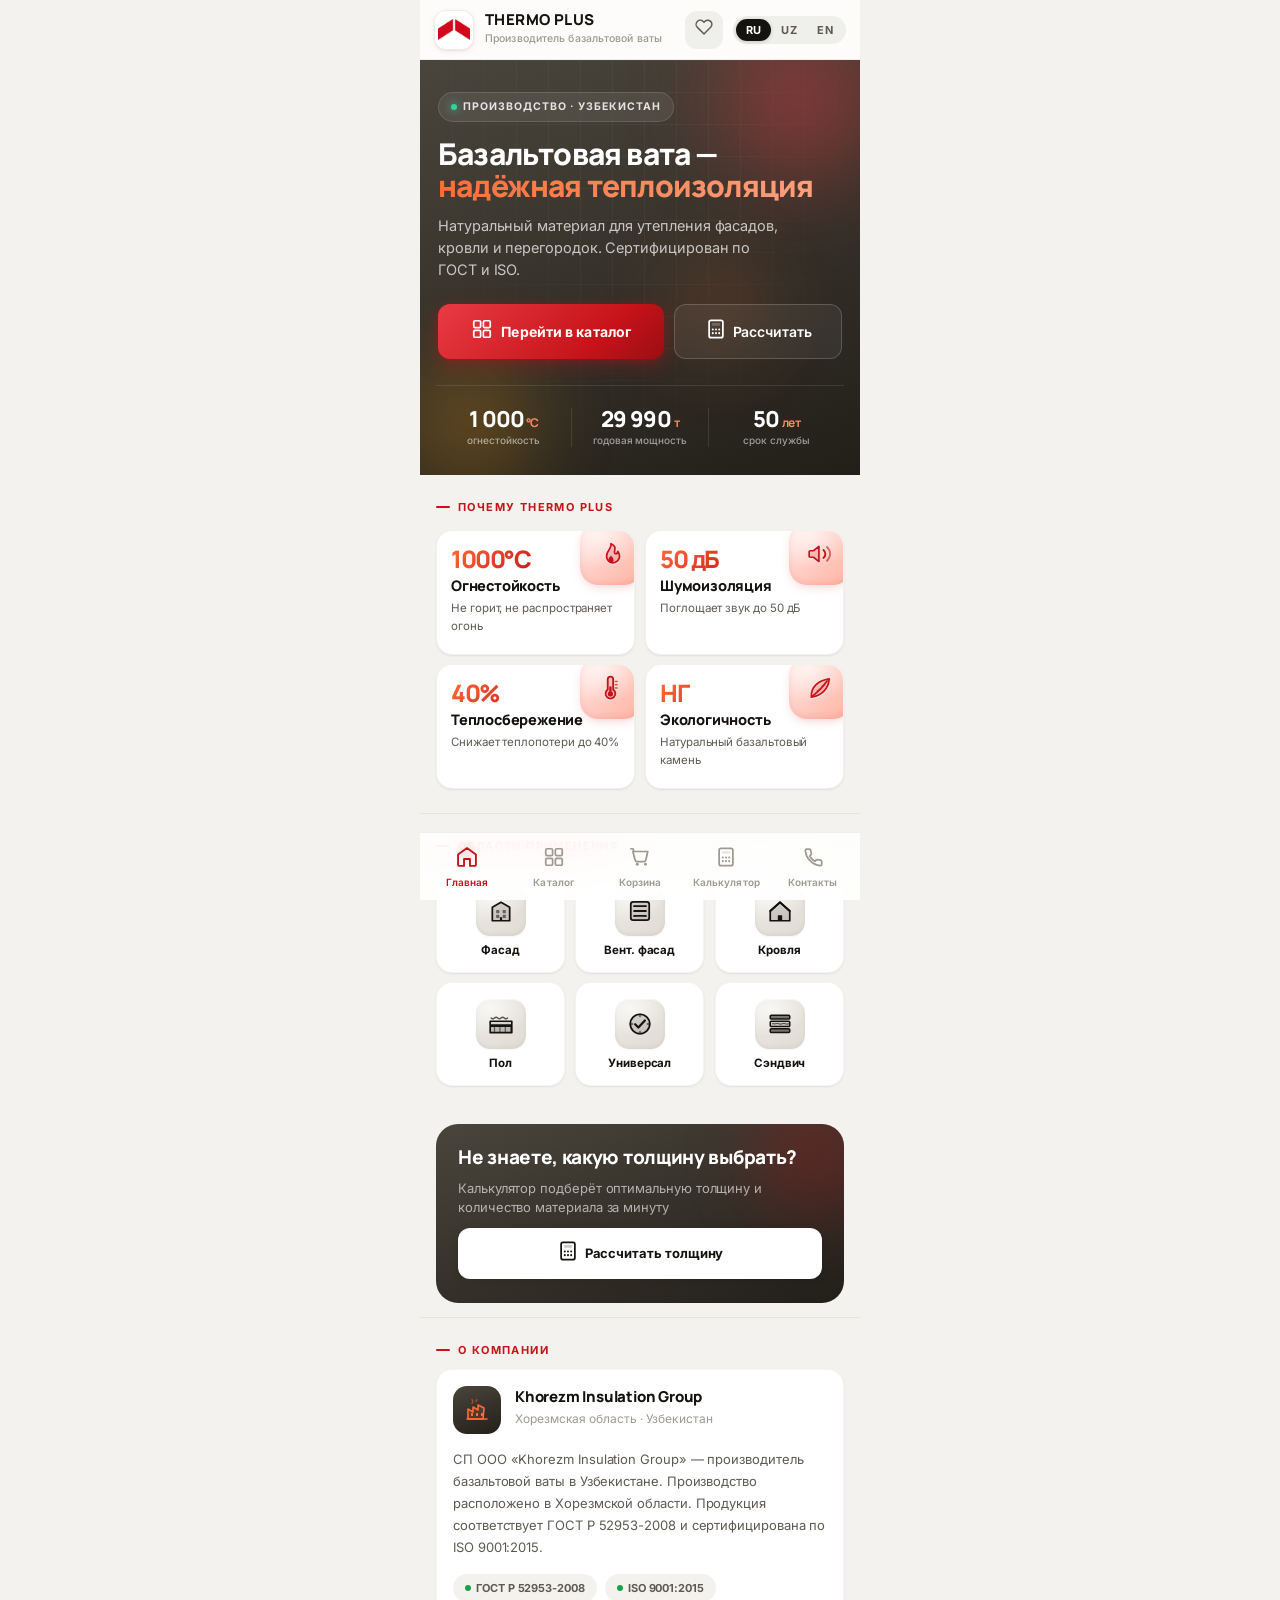
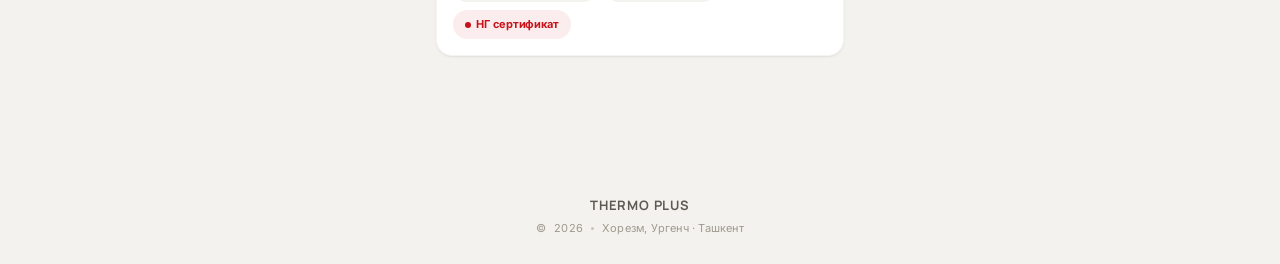
<file: about.html>
<!DOCTYPE html>
<html lang="ru">
<head>
  <meta charset="UTF-8"/>
  <meta name="viewport" content="width=device-width,initial-scale=1,maximum-scale=1,user-scalable=no"/>
  <meta name="theme-color" content="#15130F"/>
  <meta name="description" content="THERMO PLUS — производитель базальтовой ваты в Хорезмской области, Узбекистан."/>
  <meta name="format-detection" content="telephone=no"/>
  <title>THERMO PLUS · О компании</title>
  <link rel="icon" type="image/svg+xml" href="favicon.svg"/>
  <link rel="apple-touch-icon" href="images/logo.png"/>
  <link rel="preconnect" href="https://fonts.googleapis.com"/>
  <link rel="preconnect" href="https://fonts.gstatic.com" crossorigin/>
  <meta property="og:type" content="website"/>
  <meta property="og:title" content="THERMO PLUS · Производитель базальтовой ваты"/>
  <meta property="og:description" content="Огнестойкая базальтовая вата, годовая мощность 30 000 т, ГОСТ + ISO."/>
  <meta property="og:image" content="images/logo.png"/>
  <link rel="stylesheet" href="style.css"/>
  <script src="https://telegram.org/js/telegram-web-app.js"></script>
</head>
<body>
<div class="app">

  <header class="header">
    <a class="logo" href="about.html">
      <div class="logo-mark">
        <img src="images/logo.png" alt="THERMO PLUS"
          onerror="this.style.display='none';this.nextElementSibling.style.display='flex'">
        <span class="logo-mark-fallback" style="display:none">T+</span>
      </div>
      <div>
        <div class="logo-text">THERMO PLUS</div>
        <div class="logo-sub" id="logo-sub">Производитель базальтовой ваты</div>
      </div>
    </a>
    <div class="lang-wrap">
      <button class="lang-btn" data-lang="ru">RU</button>
      <button class="lang-btn" data-lang="uz">UZ</button>
      <button class="lang-btn" data-lang="en">EN</button>
    </div>
  </header>

  <div class="page">

    <!-- HERO with parallax layers -->
    <div class="hero" data-parallax-container>
      <div class="hero-bg">
        <div class="hero-grid"></div>
        <div class="hero-blob b1 parallax" data-parallax="0.18" data-depth="1.2"></div>
        <div class="hero-blob b2 parallax" data-parallax="0.10" data-depth="0.8"></div>
        <div class="hero-blob b3 parallax" data-parallax="0.25" data-depth="2.0"></div>
      </div>

      <div class="hero-content">
        <span class="hero-eyebrow" id="hero-eyebrow">
          <span class="dot"></span>
          <span id="hero-eyebrow-text">Производство · Узбекистан</span>
        </span>

        <h1 class="hero-headline" id="hero-h">
          Базальтовая вата —
          <span class="accent">надёжная теплоизоляция</span>
        </h1>
        <p class="hero-desc" id="hero-d">Натуральный материал для утепления фасадов, кровли и перегородок. Сертифицировано ГОСТ и ISO.</p>
        <div class="hero-actions">
          <a href="index.html" class="btn-red" id="hero-btn1">
            <span data-icon="grid"></span>
            <span>Перейти в каталог</span>
          </a>
          <a href="calculator.html" class="btn-outline" id="hero-btn2">
            <span data-icon="calc"></span>
            <span>Рассчитать</span>
          </a>
        </div>

        <!-- Stats strip with count-up -->
        <div class="hero-stats">
          <div class="stat-item">
            <div class="stat-num"><span data-count="1000">1000</span><span class="stat-unit">°C</span></div>
            <div class="stat-label" id="stat1">огнестой&shy;кость</div>
          </div>
          <div class="stat-item">
            <div class="stat-num"><span data-count="30000">30 000</span><span class="stat-unit"> т</span></div>
            <div class="stat-label" id="stat2">годовая мощность</div>
          </div>
          <div class="stat-item">
            <div class="stat-num"><span data-count="50">50</span><span class="stat-unit"> лет</span></div>
            <div class="stat-label" id="stat3">срок службы</div>
          </div>
        </div>
      </div>
    </div>

    <!-- FEATURES -->
    <div class="home-section reveal">
      <div class="section-label" id="features-label">Почему THERMO PLUS</div>
      <div class="features-grid">
        <div class="feature-card reveal">
          <div class="feature-icon-bg" data-icon="fire"></div>
          <div class="feature-num">1000°C</div>
          <div class="feature-title" id="f1t">Огнестойкость</div>
          <div class="feature-desc" id="f1d">Не горит, не распространяет огонь</div>
        </div>
        <div class="feature-card reveal">
          <div class="feature-icon-bg" data-icon="sound"></div>
          <div class="feature-num">50 дБ</div>
          <div class="feature-title" id="f2t">Шумоизоляция</div>
          <div class="feature-desc" id="f2d">Поглощает звук до 50 дБ</div>
        </div>
        <div class="feature-card reveal">
          <div class="feature-icon-bg" data-icon="thermo"></div>
          <div class="feature-num">40%</div>
          <div class="feature-title" id="f3t">Теплосбережение</div>
          <div class="feature-desc" id="f3d">Снижает теплопотери до 40%</div>
        </div>
        <div class="feature-card reveal">
          <div class="feature-icon-bg" data-icon="eco"></div>
          <div class="feature-num">НГ</div>
          <div class="feature-title" id="f4t">Экологичность</div>
          <div class="feature-desc" id="f4d">Натуральный базальтовый камень</div>
        </div>
      </div>
    </div>

    <!-- CATEGORIES PREVIEW -->
    <div class="home-section reveal" style="border-top:1px solid var(--border)">
      <div class="section-label" id="cats-label">Области применения</div>
      <div class="cat-grid">
        <a class="cat-card reveal" href="index.html?cat=facade">
          <div class="cat-card-icon" data-icon="facade"></div>
          <span class="cat-card-label" id="cat1">Фасад</span>
        </a>
        <a class="cat-card reveal" href="index.html?cat=vent">
          <div class="cat-card-icon" data-icon="vent"></div>
          <span class="cat-card-label" id="cat2">Вент. фасад</span>
        </a>
        <a class="cat-card reveal" href="index.html?cat=roof">
          <div class="cat-card-icon" data-icon="roof"></div>
          <span class="cat-card-label" id="cat3">Кровля</span>
        </a>
        <a class="cat-card reveal" href="index.html?cat=floor">
          <div class="cat-card-icon" data-icon="floor"></div>
          <span class="cat-card-label" id="cat4">Пол</span>
        </a>
        <a class="cat-card reveal" href="index.html?cat=universal">
          <div class="cat-card-icon" data-icon="universal"></div>
          <span class="cat-card-label" id="cat5">Универсал</span>
        </a>
        <a class="cat-card reveal" href="index.html?cat=sandwich">
          <div class="cat-card-icon" data-icon="sandwich"></div>
          <span class="cat-card-label" id="cat6">Сэндвич</span>
        </a>
      </div>
    </div>

    <!-- CALCULATOR CTA -->
    <div class="cta-banner reveal">
      <div class="cta-banner-title" id="cta-title">Не знаете, какую толщину выбрать?</div>
      <div class="cta-banner-sub" id="cta-sub">Калькулятор подберёт оптимальную толщину и количество материала за минуту</div>
      <a href="calculator.html" class="btn-white" id="cta-btn">
        <span data-icon="calc"></span>
        Рассчитать толщину
      </a>
    </div>

    <!-- ABOUT COMPANY -->
    <div class="about-section reveal">
      <div class="section-label" id="about-label">О компании</div>
      <div class="section-card" style="margin-bottom:0">
        <div style="display:flex;gap:14px;align-items:flex-start;margin-bottom:14px">
          <div style="width:48px;height:48px;border-radius:14px;background:var(--grad-stone);display:flex;align-items:center;justify-content:center;color:#FF6B35;flex-shrink:0" data-icon="factory"></div>
          <div>
            <div style="font-family:var(--font-display);font-size:15px;font-weight:800;color:var(--text);letter-spacing:-0.2px" id="about-company-name">Khorezm Insulation Group</div>
            <div style="font-size:12px;color:var(--text-3);margin-top:2px" id="about-company-loc">Хорезмская область · Узбекистан</div>
          </div>
        </div>
        <div style="font-size:13px;color:var(--text-2);line-height:1.7" id="about-text">
          СП ООО «Khorezm Insulation Group» — производитель базальтовой ваты в Узбекистане. Производство расположено в Хорезмской области. Продукция соответствует ГОСТ Р 52953-2008 и сертифицирована по ISO 9001:2015.
        </div>
        <div style="display:flex;gap:8px;margin-top:16px;flex-wrap:wrap">
          <span style="background:var(--bg);border-radius:999px;padding:6px 12px;font-size:11px;font-weight:700;color:var(--text-2);display:inline-flex;align-items:center;gap:5px">
            <span style="width:6px;height:6px;border-radius:50%;background:var(--green);display:block"></span>
            ГОСТ Р 52953-2008
          </span>
          <span style="background:var(--bg);border-radius:999px;padding:6px 12px;font-size:11px;font-weight:700;color:var(--text-2);display:inline-flex;align-items:center;gap:5px">
            <span style="width:6px;height:6px;border-radius:50%;background:var(--green);display:block"></span>
            ISO 9001:2015
          </span>
          <span style="background:var(--red-bg);border-radius:999px;padding:6px 12px;font-size:11px;font-weight:700;color:var(--red);display:inline-flex;align-items:center;gap:5px" id="about-fire-cert">
            <span style="width:6px;height:6px;border-radius:50%;background:var(--red);display:block"></span>
            НГ сертификат
          </span>
        </div>
      </div>
    </div>

  </div>

  <footer class="site-footer">
    <div class="footer-brand">THERMO PLUS</div>
    <div class="footer-meta">
      © <span id="footer-year"></span>
      <span class="footer-dot"></span>
      <span data-i18n="footerMeta">Хорезм, Ургенч · Ташкент</span>
    </div>
  </footer>

  <!-- BOTTOM NAV -->
  <nav class="bottom-nav">
    <a class="nav-item active" href="about.html">
      <span class="nav-icon" data-icon="home"></span>
      <span class="nav-label">Главная</span>
    </a>
    <a class="nav-item" href="index.html">
      <span class="nav-icon" data-icon="grid"></span>
      <span class="nav-label">Каталог</span>
    </a>
    <a class="nav-item nav-item-cart" href="checkout.html">
      <span class="nav-icon">
        <span class="nav-icon-wrap">
          <span data-icon="cart"></span>
          <span class="cart-count nav-cart-badge" style="display:none">0</span>
        </span>
      </span>
      <span class="nav-label" data-i18n="cart">Корзина</span>
    </a>
    <a class="nav-item" href="calculator.html">
      <span class="nav-icon" data-icon="calc"></span>
      <span class="nav-label">Калькулятор</span>
    </a>
    <a class="nav-item" href="contacts.html">
      <span class="nav-icon" data-icon="phone"></span>
      <span class="nav-label">Контакты</span>
    </a>
  </nav>

</div>

<script src="icons.js?v=6"></script>
<script src="i18n.js?v=6"></script>
<script src="app.js?v=6"></script>
<script src="animations.js?v=6"></script>
<script>
if (window.Telegram?.WebApp) {
  Telegram.WebApp.ready();
  try { Telegram.WebApp.expand(); } catch(_){}
  try { Telegram.WebApp.setHeaderColor('#15130F'); } catch(_){}
}

const HOME_TX = {
  uz: {
    sub:"Bazalt vata ishlab chiqaruvchi",
    eyebrow:"Ishlab chiqarish · O'zbekiston",
    heroH:"Bazalt vata —",
    heroHAccent:"ishonchli issiqlik izolyatsiyasi",
    heroD:"Fasad, tom va bo'limlarni issiqlik izolyatsiyasi uchun tabiiy material. GOST va ISO sertifikati.",
    btn1:"Katalog",btn2:"Hisoblash",
    stat1:"yong'in bardoshliligi",stat2:"yillik quvvat",stat3:"xizmat muddati",
    featuresLabel:"Nima uchun THERMO PLUS",
    catsLabel:"Qo'llanish sohalari",ctaTitle:"Qaysi qalinlikni tanlashni bilmayapsizmi?",
    ctaSub:"Kalkulyator bir daqiqada optimal qalinlik va miqdorni tanlaydi",ctaBtn:"Qalinlikni hisoblash",
    aboutLabel:"Kompaniya haqida",
    aboutCompany:"Khorezm Insulation Group",
    aboutLoc:"Xorazm viloyati · O'zbekiston",
    aboutText:"«Khorezm Insulation Group» — O'zbekistondagi bazalt vata ishlab chiqaruvchi. Ishlab chiqarish Xorazm viloyatida joylashgan. Mahsulotlar GOST R 52953-2008 va ISO 9001:2015 talablariga javob beradi.",
    aboutFire:"NG sertifikati",
    f1t:"Yong'in bardoshliligi",f1d:"Yonmaydi, olovni tarqatmaydi",
    f2t:"Tovush izolyatsiyasi",f2d:"50 dB gacha tovushni so'radi",
    f3t:"Issiqlik tejamligi",f3d:"Issiqlikni 40% gacha saqlaydi",
    f4t:"Ekologiklik",f4d:"Tabiiy bazalt tosh",
    cat1:"Fasad",cat2:"Vent. fasad",cat3:"Tom",cat4:"Pol",cat5:"Universal",cat6:"Sandwich",
  },
  ru: {
    sub:"Производитель базальтовой ваты",
    eyebrow:"Производство · Узбекистан",
    heroH:"Базальтовая вата —",
    heroHAccent:"надёжная теплоизоляция",
    heroD:"Натуральный материал для утепления фасадов, кровли и перегородок. Сертифицирован по ГОСТ и ISO.",
    btn1:"Перейти в каталог",btn2:"Рассчитать",
    stat1:"огнестойкость",stat2:"годовая мощность",stat3:"срок службы",
    featuresLabel:"Почему THERMO PLUS",
    catsLabel:"Области применения",ctaTitle:"Не знаете, какую толщину выбрать?",
    ctaSub:"Калькулятор подберёт оптимальную толщину и количество материала за минуту",ctaBtn:"Рассчитать толщину",
    aboutLabel:"О компании",
    aboutCompany:"Khorezm Insulation Group",
    aboutLoc:"Хорезмская область · Узбекистан",
    aboutText:"СП ООО «Khorezm Insulation Group» — производитель базальтовой ваты в Узбекистане. Производство расположено в Хорезмской области. Продукция соответствует ГОСТ Р 52953-2008 и сертифицирована по ISO 9001:2015.",
    aboutFire:"НГ сертификат",
    f1t:"Огнестойкость",f1d:"Не горит, не распространяет огонь",
    f2t:"Шумоизоляция",f2d:"Поглощает звук до 50 дБ",
    f3t:"Теплосбережение",f3d:"Снижает теплопотери до 40%",
    f4t:"Экологичность",f4d:"Натуральный базальтовый камень",
    cat1:"Фасад",cat2:"Вент. фасад",cat3:"Кровля",cat4:"Пол",cat5:"Универсал",cat6:"Сэндвич",
  },
  en: {
    sub:"Basalt wool manufacturer",
    eyebrow:"Manufacturing · Uzbekistan",
    heroH:"Basalt wool —",
    heroHAccent:"reliable thermal insulation",
    heroD:"Natural material for insulating facades, roofs and partitions. GOST & ISO certified.",
    btn1:"View catalog",btn2:"Calculate",
    stat1:"fire resistance",stat2:"annual capacity",stat3:"service life",
    featuresLabel:"Why THERMO PLUS",
    catsLabel:"Application areas",ctaTitle:"Not sure which thickness to choose?",
    ctaSub:"Our calculator will select the optimal thickness and quantity of material in a minute",ctaBtn:"Calculate thickness",
    aboutLabel:"About",
    aboutCompany:"Khorezm Insulation Group",
    aboutLoc:"Khorezm region · Uzbekistan",
    aboutText:"JV LLC 'Khorezm Insulation Group' — basalt wool manufacturer in Uzbekistan. Production is located in the Khorezm region. Products comply with GOST R 52953-2008 and are ISO 9001:2015 certified.",
    aboutFire:"Fire safety NG",
    f1t:"Fire resistance",f1d:"Non-combustible, does not spread fire",
    f2t:"Sound insulation",f2d:"Absorbs sound up to 50 dB",
    f3t:"Heat saving",f3d:"Reduces heat loss by up to 40%",
    f4t:"Eco-friendly",f4d:"Natural basalt stone",
    cat1:"Facade",cat2:"Vent. facade",cat3:"Roof",cat4:"Floor",cat5:"Universal",cat6:"Sandwich",
  }
};

function renderHome() {
  const lang = getCurrentLang();
  const tx = HOME_TX[lang] || HOME_TX.ru;
  document.getElementById('logo-sub').textContent = tx.sub;
  document.getElementById('hero-eyebrow-text').textContent = tx.eyebrow;

  const heroH = document.getElementById('hero-h');
  heroH.innerHTML = `${tx.heroH} <span class="accent">${tx.heroHAccent}</span>`;
  document.getElementById('hero-d').textContent = tx.heroD;

  const btn1 = document.getElementById('hero-btn1');
  btn1.innerHTML = `<span data-icon="grid"></span><span>${tx.btn1}</span>`;
  const btn2 = document.getElementById('hero-btn2');
  btn2.innerHTML = `<span data-icon="calc"></span><span>${tx.btn2}</span>`;

  document.getElementById('stat1').textContent = tx.stat1;
  document.getElementById('stat2').textContent = tx.stat2;
  document.getElementById('stat3').textContent = tx.stat3;
  document.getElementById('features-label').textContent = tx.featuresLabel;
  document.getElementById('f1t').textContent = tx.f1t;
  document.getElementById('f1d').textContent = tx.f1d;
  document.getElementById('f2t').textContent = tx.f2t;
  document.getElementById('f2d').textContent = tx.f2d;
  document.getElementById('f3t').textContent = tx.f3t;
  document.getElementById('f3d').textContent = tx.f3d;
  document.getElementById('f4t').textContent = tx.f4t;
  document.getElementById('f4d').textContent = tx.f4d;
  document.getElementById('cats-label').textContent = tx.catsLabel;
  document.getElementById('cat1').textContent = tx.cat1;
  document.getElementById('cat2').textContent = tx.cat2;
  document.getElementById('cat3').textContent = tx.cat3;
  document.getElementById('cat4').textContent = tx.cat4;
  document.getElementById('cat5').textContent = tx.cat5;
  document.getElementById('cat6').textContent = tx.cat6;
  document.getElementById('cta-title').textContent = tx.ctaTitle;
  document.getElementById('cta-sub').textContent = tx.ctaSub;
  const ctaBtn = document.getElementById('cta-btn');
  ctaBtn.innerHTML = `<span data-icon="calc"></span> ${tx.ctaBtn}`;
  document.getElementById('about-label').textContent = tx.aboutLabel;
  document.getElementById('about-company-name').textContent = tx.aboutCompany;
  document.getElementById('about-company-loc').textContent = tx.aboutLoc;
  document.getElementById('about-text').textContent = tx.aboutText;
  document.getElementById('about-fire-cert').lastChild.textContent = ' ' + tx.aboutFire;

  // Nav labels
  const navLabels = document.querySelectorAll('.bottom-nav .nav-label');
  const navKeys = ['home','catalog','cart','calculator','contacts'];
  navLabels.forEach((el, i) => { if (navKeys[i]) el.textContent = t(navKeys[i]); });

  // Re-inject any newly added data-icon nodes
  if (typeof injectIcons === 'function') injectIcons();
}

function onLangChange() { renderHome(); }

initLangButtons();
renderHome();
Cart.updateBadge();
const _y = document.getElementById('footer-year'); if (_y) _y.textContent = new Date().getFullYear();
</script>
</body>
</html>
</file>
<file: style.css>
@import url('https://fonts.googleapis.com/css2?family=Inter:wght@400;500;600;700;800;900&family=Manrope:wght@500;600;700;800;900&display=swap');

*, *::before, *::after { box-sizing: border-box; margin: 0; padding: 0; }

/* ─────────────────────────────────
   DESIGN TOKENS — THERMO PLUS v4
───────────────────────────────── */
:root {
  /* Surface */
  --bg:        #F4F2EE;
  --bg2:       #ECE9E3;
  --bg3:       #E0DCD4;
  --white:     #FFFFFF;
  --surface:   #FFFFFF;
  --surface-2: #F8F6F2;

  /* Text */
  --text:    #14110E;
  --text-2:  #5E5A53;
  --text-3:  #9F9A8F;
  --text-4:  #C9C4B7;

  /* Borders */
  --border:   #E7E4DC;
  --border-2: #D2CEC2;

  /* Brand */
  --red:        #C71219;
  --red-d:      #9A0E14;
  --red-2:      #E83B43;
  --red-bg:     rgba(199, 18, 25, 0.08);
  --red-light:  #FFF1F2;
  --red-glow:   rgba(199, 18, 25, 0.35);

  --orange:     #F59E0B;
  --orange-bg:  rgba(245, 158, 11, 0.10);

  --dark:       #15130F;
  --dark-2:     #221F19;
  --dark-3:     #2D2922;

  --green:      #16A34A;
  --green-bg:   rgba(22, 163, 74, 0.10);

  --blue:       #3B82F6;
  --blue-bg:    rgba(59, 130, 246, 0.10);

  /* Gradients */
  --grad-fire:    linear-gradient(135deg, #FF6B35 0%, #C71219 60%, #7C0D12 100%);
  --grad-dark:    linear-gradient(135deg, #2D2922 0%, #15130F 100%);
  --grad-warm:    linear-gradient(135deg, #FAF7F0 0%, #E8E3D6 100%);
  --grad-red:     linear-gradient(135deg, #E83B43 0%, #C71219 70%, #9A0E14 100%);
  --grad-stone:   linear-gradient(160deg, #4A453C 0%, #221F19 100%);
  --grad-glass:   linear-gradient(135deg, rgba(255,255,255,0.85), rgba(255,255,255,0.55));

  /* Fonts */
  --font:        'Inter', -apple-system, system-ui, sans-serif;
  --font-display:'Manrope', 'Inter', sans-serif;

  /* Radii */
  --r-xs: 8px;
  --r-sm: 12px;
  --r:    16px;
  --r-lg: 22px;
  --r-xl: 28px;
  --r-2xl: 36px;

  /* Shadows */
  --sh-xs:  0 1px 2px rgba(14, 12, 10, 0.04), 0 1px 3px rgba(14, 12, 10, 0.05);
  --sh-sm:  0 2px 4px rgba(14, 12, 10, 0.04), 0 4px 12px rgba(14, 12, 10, 0.06);
  --sh:     0 4px 12px rgba(14, 12, 10, 0.07), 0 12px 32px rgba(14, 12, 10, 0.08);
  --sh-lg:  0 8px 24px rgba(14, 12, 10, 0.10), 0 24px 48px rgba(14, 12, 10, 0.12);
  --sh-red: 0 6px 20px rgba(199, 18, 25, 0.35), 0 2px 6px rgba(199, 18, 25, 0.2);
  --sh-card-hover: 0 8px 28px rgba(14, 12, 10, 0.12);

  /* Sizing */
  --nav-h: 68px;
  --header-h: 60px;

  /* Easings */
  --ease-out:   cubic-bezier(.16,.84,.32,1);
  --ease-spring: cubic-bezier(.34,1.56,.64,1);
  --ease-in-out: cubic-bezier(.65,0,.35,1);
}

html { scroll-behavior: smooth; }

body {
  font-family: var(--font);
  background: var(--bg);
  color: var(--text);
  -webkit-font-smoothing: antialiased;
  -webkit-tap-highlight-color: transparent;
  overscroll-behavior-y: contain;
  font-size: 14px;
  line-height: 1.5;
  letter-spacing: -0.005em;
}

/* ─────────────────────────────────
   APP SHELL
───────────────────────────────── */
.app {
  max-width: 440px;
  margin: 0 auto;
  min-height: 100vh;
  background: var(--bg);
  position: relative;
  overflow-x: hidden;
}

.page {
  padding-bottom: calc(var(--nav-h) + 24px);
  min-height: calc(100vh - var(--header-h));
  position: relative;
}

/* ─────────────────────────────────
   HEADER (frosted glass)
───────────────────────────────── */
.header {
  background: rgba(255, 255, 255, 0.78);
  -webkit-backdrop-filter: saturate(180%) blur(16px);
  backdrop-filter: saturate(180%) blur(16px);
  padding: 0 14px;
  height: var(--header-h);
  display: flex;
  align-items: center;
  gap: 10px;
  position: sticky;
  top: 0;
  z-index: 100;
  border-bottom: 1px solid rgba(231, 228, 220, 0.6);
  transition: box-shadow .3s var(--ease-out);
}
.header.scrolled {
  box-shadow: 0 1px 12px rgba(14,12,10,.08);
}

.logo {
  display: flex;
  align-items: center;
  gap: 11px;
  text-decoration: none;
  flex: 1;
  min-width: 0;
}

.logo-mark {
  width: 40px;
  height: 40px;
  background: #FFFFFF;
  border-radius: 12px;
  display: flex;
  align-items: center;
  justify-content: center;
  flex-shrink: 0;
  overflow: hidden;
  border: 1px solid rgba(20, 17, 14, 0.08);
  box-shadow:
    0 1px 2px rgba(20, 17, 14, .06),
    0 2px 8px -2px rgba(199, 18, 25, .12);
  position: relative;
}
.logo-mark::after {
  content: '';
  position: absolute;
  inset: 0;
  background: radial-gradient(circle at 30% 20%, rgba(255,255,255,.85), transparent 70%);
  pointer-events: none;
}
.logo-mark img {
  width: 100%;
  height: 100%;
  object-fit: contain;
  position: relative;
  z-index: 1;
  padding: 3px;
}

.logo-mark-fallback {
  font-size: 16px;
  color: var(--red);
  font-weight: 900;
  font-family: var(--font-display);
  letter-spacing: -0.5px;
  position: relative;
  z-index: 1;
}

.logo-text {
  font-family: var(--font-display);
  font-size: 15px;
  font-weight: 800;
  color: var(--dark);
  letter-spacing: 0.4px;
  white-space: nowrap;
  line-height: 1.1;
}

.logo-sub {
  font-size: 10.5px;
  font-weight: 500;
  color: var(--text-3);
  margin-top: 2px;
  white-space: nowrap;
  overflow: hidden;
  text-overflow: ellipsis;
  letter-spacing: 0.1px;
}

/* Language switcher */
.lang-wrap {
  display: flex;
  align-items: center;
  background: rgba(20, 17, 14, 0.06);
  border-radius: 999px;
  padding: 3px;
  gap: 0;
  flex-shrink: 0;
}

.lang-btn {
  padding: 4px 10px;
  border: none;
  border-radius: 999px;
  font-size: 11px;
  font-weight: 700;
  font-family: var(--font);
  cursor: pointer;
  background: transparent;
  color: var(--text-2);
  transition: all .18s var(--ease-out);
  letter-spacing: 0.4px;
}

.lang-btn.active {
  background: var(--dark);
  color: white;
  box-shadow: 0 1px 4px rgba(0,0,0,.18);
}

/* ─────────────────────────────────
   BOTTOM NAVIGATION
───────────────────────────────── */
.bottom-nav {
  position: fixed;
  bottom: 0;
  left: 50%;
  transform: translateX(-50%);
  width: 100%;
  max-width: 440px;
  height: var(--nav-h);
  background: rgba(255,255,255,0.86);
  -webkit-backdrop-filter: blur(18px) saturate(180%);
  backdrop-filter: blur(18px) saturate(180%);
  border-top: 1px solid rgba(231,228,220,.6);
  display: flex;
  align-items: stretch;
  z-index: 200;
  padding: 0 4px env(safe-area-inset-bottom);
}

.nav-item {
  flex: 1;
  display: flex;
  flex-direction: column;
  align-items: center;
  justify-content: center;
  gap: 4px;
  text-decoration: none;
  color: var(--text-3);
  padding: 8px 4px;
  transition: all .2s var(--ease-out);
  position: relative;
}

.nav-item .nav-icon svg {
  stroke: currentColor;
  transition: transform .25s var(--ease-spring), stroke .2s;
}

.nav-label {
  font-size: 10px;
  font-weight: 600;
  letter-spacing: 0.05px;
  line-height: 1;
}

.nav-item:active .nav-icon svg { transform: scale(.88); }

.nav-item.active {
  color: var(--red);
}
.nav-item.active::before {
  content: '';
  position: absolute;
  top: 6px;
  left: 50%;
  transform: translateX(-50%);
  width: 28px;
  height: 28px;
  background: radial-gradient(circle, rgba(199,18,25,.10) 0%, transparent 70%);
  border-radius: 50%;
  pointer-events: none;
}

.nav-item.active .nav-label { color: var(--red); }
.nav-item.active .nav-icon svg { transform: scale(1.08); }

.nav-cart-badge {
  position: absolute;
  top: -4px;
  right: -6px;
  background: var(--grad-red);
  color: white;
  font-size: 9px;
  font-weight: 800;
  min-width: 18px;
  height: 18px;
  padding: 0 4px;
  border-radius: 999px;
  display: flex;
  align-items: center;
  justify-content: center;
  border: 2px solid var(--white);
  box-shadow: 0 2px 6px rgba(199,18,25,.40);
}

.nav-icon-wrap {
  position: relative;
  display: flex;
}

@keyframes cartBounce {
  0%, 100% { transform: scale(1); }
  30% { transform: scale(1.35) rotate(-8deg); }
  60% { transform: scale(.95) rotate(4deg); }
}
.cart-bounce { animation: cartBounce .5s var(--ease-spring); }

/* ─────────────────────────────────
   SECTION TITLES
───────────────────────────────── */
.section-title {
  font-family: var(--font-display);
  font-size: 22px;
  font-weight: 800;
  color: var(--text);
  letter-spacing: -0.4px;
  line-height: 1.15;
}

.section-label {
  font-size: 11px;
  font-weight: 700;
  color: var(--red);
  letter-spacing: 1.4px;
  text-transform: uppercase;
  margin-bottom: 10px;
  display: flex;
  align-items: center;
  gap: 8px;
}
.section-label::before {
  content: '';
  width: 14px;
  height: 2px;
  background: var(--red);
  border-radius: 1px;
}

/* ─────────────────────────────────
   BUTTONS
───────────────────────────────── */
.btn-red {
  background: var(--grad-red);
  color: white;
  border: none;
  border-radius: var(--r-sm);
  font-family: var(--font);
  font-weight: 700;
  font-size: 14px;
  padding: 14px 22px;
  cursor: pointer;
  display: inline-flex;
  align-items: center;
  justify-content: center;
  gap: 8px;
  transition: transform .15s var(--ease-spring), box-shadow .2s var(--ease-out), filter .15s;
  box-shadow: var(--sh-red);
  -webkit-tap-highlight-color: transparent;
  position: relative;
  overflow: hidden;
  text-decoration: none;
  letter-spacing: 0.1px;
}
.btn-red::before {
  content: '';
  position: absolute;
  inset: 0;
  background: linear-gradient(120deg, transparent, rgba(255,255,255,.25), transparent);
  transform: translateX(-100%);
  transition: transform .55s var(--ease-out);
}
.btn-red:hover::before, .btn-red:focus::before { transform: translateX(100%); }
.btn-red:active { transform: scale(0.97); filter: brightness(.94); }
.btn-red.full { width: 100%; }

.btn-outline {
  background: transparent;
  color: var(--text);
  border: 1.5px solid var(--border-2);
  border-radius: var(--r-sm);
  font-family: var(--font);
  font-weight: 600;
  font-size: 14px;
  padding: 12.5px 22px;
  cursor: pointer;
  display: inline-flex;
  align-items: center;
  justify-content: center;
  gap: 6px;
  transition: all .18s var(--ease-out);
  text-decoration: none;
}
.btn-outline:active { background: var(--bg2); transform: scale(0.98); }
.btn-outline.full { width: 100%; }

.btn-ghost {
  background: transparent;
  color: var(--red);
  border: none;
  font-family: var(--font);
  font-weight: 600;
  font-size: 13px;
  padding: 11px 16px;
  cursor: pointer;
  text-decoration: none;
}

.btn-orange {
  background: var(--grad-red);
  color: white;
  border: none;
  border-radius: var(--r-sm);
  font-family: var(--font);
  font-weight: 700;
  font-size: 14px;
  padding: 14px 22px;
  cursor: pointer;
  display: flex;
  align-items: center;
  justify-content: center;
  box-shadow: var(--sh-red);
  text-decoration: none;
}
.btn-orange.full, .btn-orange.large { width: 100%; padding: 15px; }
.mt12 { margin-top: 12px; }

.btn-white {
  background: white;
  color: var(--dark);
  border: none;
  border-radius: var(--r-sm);
  font-family: var(--font);
  font-weight: 700;
  font-size: 13px;
  padding: 12px 20px;
  cursor: pointer;
  display: inline-flex;
  align-items: center;
  justify-content: center;
  gap: 6px;
  text-decoration: none;
  transition: transform .15s var(--ease-spring);
  box-shadow: 0 2px 8px rgba(0,0,0,.10);
}
.btn-white:active { transform: scale(0.97); }

/* ─────────────────────────────────
   SEARCH
───────────────────────────────── */
.search-wrap {
  padding: 12px 16px 8px;
  position: sticky;
  top: var(--header-h);
  z-index: 50;
  background: linear-gradient(180deg, var(--bg) 70%, rgba(244,242,238,0));
}

.search-box {
  display: flex;
  align-items: center;
  background: var(--white);
  border-radius: 14px;
  padding: 0 14px;
  gap: 10px;
  border: 1.5px solid var(--border);
  transition: all .2s var(--ease-out);
  box-shadow: var(--sh-xs);
}
.search-box:focus-within {
  border-color: var(--red);
  box-shadow: 0 0 0 4px var(--red-bg), var(--sh-sm);
}

.search-icon { color: var(--text-3); display: flex; flex-shrink: 0; }

.search-input {
  flex: 1;
  border: none;
  outline: none;
  background: transparent;
  font-family: var(--font);
  font-size: 14px;
  color: var(--text);
  padding: 12px 0;
  font-weight: 500;
}

.search-input::placeholder { color: var(--text-3); }

.search-clear {
  background: var(--bg2);
  border: none;
  color: var(--text-2);
  cursor: pointer;
  font-size: 13px;
  padding: 5px;
  flex-shrink: 0;
  border-radius: 50%;
  width: 22px;
  height: 22px;
  display: flex;
  align-items: center;
  justify-content: center;
}
.search-clear.hidden { display: none !important; }

/* ─────────────────────────────────
   CATEGORY CHIPS
───────────────────────────────── */
.cat-scroll {
  display: flex;
  gap: 8px;
  padding: 4px 16px 14px;
  overflow-x: auto;
  scrollbar-width: none;
  -ms-overflow-style: none;
  scroll-snap-type: x proximity;
  -webkit-overflow-scrolling: touch;
}
.cat-scroll::-webkit-scrollbar { display: none; }

.cat-chip {
  display: flex;
  align-items: center;
  gap: 6px;
  padding: 9px 16px;
  border-radius: 999px;
  font-size: 13px;
  font-weight: 600;
  white-space: nowrap;
  cursor: pointer;
  background: var(--white);
  color: var(--text-2);
  border: 1.5px solid var(--border);
  transition: all .2s var(--ease-out);
  flex-shrink: 0;
  font-family: var(--font);
  scroll-snap-align: start;
  box-shadow: var(--sh-xs);
}
.cat-chip:active { transform: scale(0.96); }
.cat-chip.active {
  background: var(--grad-stone);
  color: white;
  border-color: var(--dark);
  box-shadow: 0 4px 12px rgba(20,17,14,.25);
}

/* ─────────────────────────────────
   PRODUCT GRID / CARDS
───────────────────────────────── */
.prod-grid {
  display: flex;
  flex-direction: column;
  gap: 12px;
  padding: 0 16px;
}

.prod-card {
  background: var(--white);
  border-radius: var(--r);
  padding: 14px;
  box-shadow: var(--sh-xs);
  display: flex;
  flex-direction: column;
  gap: 12px;
  position: relative;
  overflow: hidden;
  border: 1px solid rgba(231,228,220,.5);
  transition: transform .25s var(--ease-out), box-shadow .25s var(--ease-out);
  animation: cardEnter .55s var(--ease-out) both;
}
.prod-card:active { transform: scale(0.99); }
.prod-card::before {
  content: '';
  position: absolute;
  top: 0;
  left: 0;
  right: 0;
  height: 2px;
  background: linear-gradient(90deg, transparent, var(--red), transparent);
  opacity: 0;
  transition: opacity .3s;
}
.prod-card:hover { box-shadow: var(--sh-card-hover); }
.prod-card:hover::before { opacity: 1; }

@keyframes cardEnter {
  from { opacity: 0; transform: translateY(14px) scale(.98); }
  to { opacity: 1; transform: translateY(0) scale(1); }
}

/* Stagger animation for cards via nth-child */
.prod-card:nth-child(1) { animation-delay: 0ms; }
.prod-card:nth-child(2) { animation-delay: 60ms; }
.prod-card:nth-child(3) { animation-delay: 120ms; }
.prod-card:nth-child(4) { animation-delay: 180ms; }
.prod-card:nth-child(5) { animation-delay: 240ms; }
.prod-card:nth-child(6) { animation-delay: 300ms; }
.prod-card:nth-child(n+7) { animation-delay: 360ms; }

.prod-card-top {
  display: flex;
  align-items: flex-start;
  gap: 14px;
}

.prod-img-wrap {
  width: 86px;
  height: 86px;
  border-radius: var(--r-sm);
  background: linear-gradient(135deg, var(--bg2), var(--bg3));
  overflow: hidden;
  flex-shrink: 0;
  display: flex;
  align-items: center;
  justify-content: center;
  position: relative;
  box-shadow: inset 0 0 0 1px rgba(0,0,0,.04);
  cursor: pointer;
  transition: transform .25s var(--ease-spring);
}
.prod-img-wrap:active { transform: scale(0.97); }

.prod-img-wrap img {
  width: 100%;
  height: 100%;
  object-fit: cover;
  transition: transform .55s var(--ease-out);
}
.prod-img-wrap:hover img { transform: scale(1.08); }

.prod-img-placeholder {
  font-size: 32px;
  line-height: 1;
  color: var(--text-3);
}

.prod-info {
  flex: 1;
  min-width: 0;
}

.prod-category {
  font-size: 10px;
  font-weight: 700;
  color: var(--red);
  letter-spacing: 0.8px;
  text-transform: uppercase;
  margin-bottom: 4px;
  display: inline-flex;
  align-items: center;
  gap: 5px;
}
.prod-category::before {
  content: '';
  width: 4px;
  height: 4px;
  border-radius: 50%;
  background: var(--red);
}

.prod-name {
  font-family: var(--font-display);
  font-size: 16px;
  font-weight: 800;
  color: var(--text);
  margin-bottom: 6px;
  line-height: 1.2;
  letter-spacing: -0.3px;
  cursor: pointer;
}

.prod-badges {
  display: flex;
  gap: 5px;
  flex-wrap: wrap;
}

.badge {
  font-size: 9px;
  font-weight: 800;
  padding: 3px 7px;
  border-radius: 5px;
  letter-spacing: 0.4px;
  display: inline-flex;
  align-items: center;
  gap: 3px;
}

.badge-fire {
  background: var(--red-bg);
  color: var(--red);
}
.badge-fire::before {
  content: '';
  width: 5px;
  height: 5px;
  border-radius: 50%;
  background: var(--red);
  box-shadow: 0 0 4px var(--red);
  animation: pulseFire 1.6s infinite ease-out;
}
@keyframes pulseFire {
  0%, 100% { opacity: 1; transform: scale(1); }
  50% { opacity: .5; transform: scale(1.3); }
}

.badge-pro {
  background: var(--blue-bg);
  color: var(--blue);
}

/* Thickness chips in card */
.thick-row { display: flex; align-items: center; gap: 6px; }

.thick-chip, .thick-chip-s {
  padding: 5px 12px;
  border-radius: 8px;
  font-size: 12px;
  font-weight: 700;
  background: var(--bg);
  color: var(--text-2);
  border: 1.5px solid var(--border);
  cursor: pointer;
  font-family: var(--font);
  transition: all .15s var(--ease-out);
}
.thick-chip:active, .thick-chip-s:active { transform: scale(0.94); }
.thick-chip.active, .thick-chip-s.active {
  background: var(--dark);
  color: white;
  border-color: var(--dark);
  transform: translateY(-1px);
  box-shadow: 0 3px 8px rgba(20,17,14,.20);
}

.thick-chips-row {
  display: flex;
  gap: 6px;
  margin-bottom: 2px;
}

.fav-btn-card {
  width: 32px;
  height: 32px;
  border-radius: 50%;
  background: var(--bg);
  border: none;
  display: flex;
  align-items: center;
  justify-content: center;
  cursor: pointer;
  flex-shrink: 0;
  transition: all .2s var(--ease-spring);
  color: var(--text-3);
}
.fav-btn-card:active { transform: scale(0.85); }
.fav-btn-card.fav-active {
  background: var(--red-light);
  color: var(--red);
  animation: heartPop .45s var(--ease-spring);
}
@keyframes heartPop {
  0% { transform: scale(1); }
  35% { transform: scale(1.32); }
  60% { transform: scale(.92); }
  100% { transform: scale(1); }
}
.fav-btn-card svg { transition: all .15s ease; }

/* Price row */
.prod-price-row {
  display: flex;
  align-items: center;
  justify-content: space-between;
  gap: 8px;
}

.prod-price {
  font-family: var(--font-display);
  font-size: 20px;
  font-weight: 800;
  color: var(--text);
  letter-spacing: -0.5px;
  line-height: 1;
}

.prod-price small {
  font-size: 11px;
  font-weight: 500;
  color: var(--text-2);
  margin-left: 3px;
  letter-spacing: 0;
}

/* Actions row */
.prod-actions-row { display: flex; align-items: center; gap: 8px; }

.qty-ctrl {
  display: flex;
  align-items: center;
  background: var(--bg);
  border-radius: 12px;
  overflow: hidden;
  border: 1.5px solid var(--border);
  height: 42px;
}

.qty-btn {
  width: 38px;
  height: 100%;
  background: none;
  border: none;
  font-size: 18px;
  font-weight: 400;
  color: var(--text-2);
  cursor: pointer;
  display: flex;
  align-items: center;
  justify-content: center;
  font-family: var(--font);
  transition: background .1s, color .1s;
  flex-shrink: 0;
}
.qty-btn:active { background: var(--bg2); color: var(--text); transform: scale(0.92); }

.qty-val {
  width: 36px;
  text-align: center;
  font-family: var(--font-display);
  font-size: 14px;
  font-weight: 700;
  color: var(--text);
  background: transparent;
  border: none;
  outline: none;
  padding: 0;
  -moz-appearance: textfield;
}
.qty-val::-webkit-inner-spin-button,
.qty-val::-webkit-outer-spin-button { -webkit-appearance: none; }

.add-cart-btn {
  flex: 1;
  background: var(--grad-red);
  color: white;
  border: none;
  border-radius: 12px;
  height: 42px;
  font-family: var(--font);
  font-size: 13px;
  font-weight: 700;
  cursor: pointer;
  transition: transform .12s var(--ease-spring), filter .15s;
  box-shadow: 0 3px 10px rgba(199,18,25,.30);
  position: relative;
  overflow: hidden;
}
.add-cart-btn:active { transform: scale(0.97); filter: brightness(.94); }

.detail-btn {
  width: 100%;
  background: none;
  border: 1.5px solid var(--border);
  border-radius: 10px;
  height: 36px;
  font-family: var(--font);
  font-size: 12px;
  font-weight: 600;
  color: var(--text-2);
  cursor: pointer;
  transition: all .15s;
  margin-top: 4px;
}
.detail-btn:active { background: var(--bg); transform: scale(0.99); }

/* ─────────────────────────────────
   EMPTY STATE
───────────────────────────────── */
.empty-state {
  display: flex;
  flex-direction: column;
  align-items: center;
  padding: 56px 24px;
  text-align: center;
  animation: fadeIn .4s var(--ease-out);
}

.empty-icon {
  font-size: 48px;
  margin-bottom: 16px;
  opacity: 0.35;
  animation: floatY 3s ease-in-out infinite;
}

@keyframes floatY {
  0%, 100% { transform: translateY(0); }
  50% { transform: translateY(-8px); }
}

.empty-title {
  font-family: var(--font-display);
  font-size: 19px;
  font-weight: 800;
  color: var(--text);
  margin-bottom: 8px;
  letter-spacing: -0.3px;
}

.empty-text {
  font-size: 13px;
  color: var(--text-2);
  line-height: 1.6;
}

.empty-state.hidden { display: none !important; }

/* ─────────────────────────────────
   HOME — HERO (with parallax)
───────────────────────────────── */
.hero {
  position: relative;
  padding: 32px 18px 28px;
  background: var(--grad-stone);
  margin-bottom: 0;
  overflow: hidden;
  color: white;
  isolation: isolate;
}

/* Parallax shapes layered behind text */
.hero-bg {
  position: absolute;
  inset: 0;
  z-index: 0;
  pointer-events: none;
  overflow: hidden;
}

.hero-blob {
  position: absolute;
  border-radius: 50%;
  filter: blur(40px);
  opacity: .55;
  will-change: transform;
}
.hero-blob.b1 {
  width: 280px; height: 280px;
  background: radial-gradient(circle, #E83B43 0%, transparent 60%);
  top: -100px; right: -80px;
}
.hero-blob.b2 {
  width: 220px; height: 220px;
  background: radial-gradient(circle, #F59E0B 0%, transparent 60%);
  bottom: -60px; left: -60px;
  opacity: .4;
}
.hero-blob.b3 {
  width: 160px; height: 160px;
  background: radial-gradient(circle, #FF6B35 0%, transparent 60%);
  top: 40%; left: 50%;
  opacity: .3;
}


/* Subtle grid lines */
.hero-grid {
  position: absolute;
  inset: 0;
  background-image:
    linear-gradient(rgba(255,255,255,.04) 1px, transparent 1px),
    linear-gradient(90deg, rgba(255,255,255,.04) 1px, transparent 1px);
  background-size: 32px 32px;
  mask-image: radial-gradient(ellipse at top, black 30%, transparent 75%);
  -webkit-mask-image: radial-gradient(ellipse at top, black 30%, transparent 75%);
  pointer-events: none;
}

.hero-content {
  position: relative;
  z-index: 2;
}

.hero-eyebrow {
  display: inline-flex;
  align-items: center;
  gap: 6px;
  padding: 6px 12px;
  border-radius: 999px;
  background: rgba(255,255,255,.08);
  border: 1px solid rgba(255,255,255,.12);
  color: rgba(255,255,255,.85);
  font-size: 10.5px;
  font-weight: 700;
  letter-spacing: 1px;
  text-transform: uppercase;
  margin-bottom: 16px;
  -webkit-backdrop-filter: blur(8px);
  backdrop-filter: blur(8px);
  animation: heroIn .8s var(--ease-out) both;
}
.hero-eyebrow .dot {
  width: 6px; height: 6px; border-radius: 50%;
  background: #34D399;
  box-shadow: 0 0 8px #34D399;
  animation: pulseFire 1.6s infinite ease-out;
}

.hero-headline {
  font-family: var(--font-display);
  font-size: 30px;
  font-weight: 900;
  color: white;
  line-height: 1.08;
  letter-spacing: -0.8px;
  margin-bottom: 12px;
  animation: heroIn .8s var(--ease-out) 80ms both;
}
.hero-headline .accent {
  background: linear-gradient(120deg, #FF6B35, #FCA17D);
  -webkit-background-clip: text;
  background-clip: text;
  -webkit-text-fill-color: transparent;
}

.hero-desc {
  font-size: 14.5px;
  color: rgba(255,255,255,.72);
  line-height: 1.55;
  margin-bottom: 22px;
  max-width: 340px;
  animation: heroIn .8s var(--ease-out) 160ms both;
}

@keyframes heroIn {
  from { opacity: 0; transform: translateY(16px); }
  to { opacity: 1; transform: translateY(0); }
}

.hero-actions {
  display: flex;
  gap: 10px;
  margin-bottom: 26px;
  animation: heroIn .8s var(--ease-out) 240ms both;
}
.hero-actions .btn-red { flex: 1.5; }
.hero-actions .btn-outline {
  flex: 1;
  background: rgba(255,255,255,.06);
  border-color: rgba(255,255,255,.18);
  color: white;
  -webkit-backdrop-filter: blur(10px);
  backdrop-filter: blur(10px);
}
.hero-actions .btn-outline:active { background: rgba(255,255,255,.14); }

.hero-stats {
  display: flex;
  gap: 0;
  border-top: 1px solid rgba(255,255,255,.10);
  padding-top: 22px;
  margin: 0 -2px;
  animation: heroIn .8s var(--ease-out) 320ms both;
}

.stat-item {
  flex: 1;
  text-align: center;
  padding: 0 4px;
}

.stat-item + .stat-item {
  border-left: 1px solid rgba(255,255,255,.10);
}

.stat-num {
  font-family: var(--font-display);
  font-size: 22px;
  font-weight: 900;
  color: white;
  letter-spacing: -0.6px;
  line-height: 1;
  margin-bottom: 4px;
}

.stat-num .stat-unit {
  font-size: 12px;
  font-weight: 700;
  color: #FF8A65;
  margin-left: 1px;
}

.stat-label {
  font-size: 10px;
  font-weight: 500;
  color: rgba(255,255,255,.55);
  line-height: 1.3;
}

/* Home sections */
.home-section {
  padding: 24px 16px;
  position: relative;
}
.home-section + .home-section { border-top: 1px solid var(--border); }

.features-grid {
  display: grid;
  grid-template-columns: 1fr 1fr;
  gap: 10px;
  margin-top: 14px;
}

.feature-card {
  background: var(--white);
  border-radius: var(--r);
  padding: 16px 14px 18px;
  box-shadow: var(--sh-xs);
  position: relative;
  overflow: hidden;
  transition: transform .25s var(--ease-out), box-shadow .25s;
  border: 1px solid rgba(231,228,220,.5);
}
.feature-card:hover { transform: translateY(-2px); box-shadow: var(--sh-sm); }
.feature-card:hover .feature-icon-bg {
  transform: rotate(-4deg) scale(1.06);
  box-shadow: 0 8px 18px -6px rgba(199,18,25,.35);
}
.feature-card .feature-icon-bg {
  position: absolute;
  right: -8px;
  top: -8px;
  width: 62px;
  height: 62px;
  border-radius: 18px;
  background:
    radial-gradient(120% 90% at 30% 20%, rgba(255,255,255,.65), transparent 60%),
    linear-gradient(135deg, #FFE6E2 0%, #FFC7BD 60%, #FFB3A0 100%);
  display: flex;
  align-items: center;
  justify-content: center;
  color: var(--red);
  box-shadow:
    0 4px 12px -4px rgba(199,18,25,.25),
    inset 0 1px 0 rgba(255,255,255,.7),
    inset 0 -2px 6px rgba(199,18,25,.10);
  transition: transform .35s var(--ease-out), box-shadow .25s var(--ease-out);
}
.feature-card .feature-icon-bg svg {
  filter: drop-shadow(0 1px 0 rgba(255,255,255,.55));
}

.feature-title {
  font-family: var(--font-display);
  font-size: 14.5px;
  font-weight: 800;
  color: var(--text);
  line-height: 1.25;
  margin-bottom: 5px;
  letter-spacing: -0.2px;
}

.feature-desc {
  font-size: 11.5px;
  color: var(--text-2);
  line-height: 1.55;
}

.feature-num {
  font-family: var(--font-display);
  font-size: 24px;
  font-weight: 900;
  background: var(--grad-fire);
  -webkit-background-clip: text;
  background-clip: text;
  -webkit-text-fill-color: transparent;
  letter-spacing: -1.5px;
  line-height: 1;
  margin-bottom: 6px;
}

/* Categories preview */
.cat-grid {
  display: grid;
  grid-template-columns: repeat(3, 1fr);
  gap: 10px;
  margin-top: 14px;
}

.cat-card {
  background: var(--white);
  border-radius: var(--r);
  padding: 16px 8px 14px;
  box-shadow: var(--sh-xs);
  text-align: center;
  text-decoration: none;
  display: flex;
  flex-direction: column;
  align-items: center;
  gap: 8px;
  transition: transform .2s var(--ease-spring), box-shadow .25s;
  cursor: pointer;
  border: 1px solid rgba(231,228,220,.4);
  position: relative;
  overflow: hidden;
}
.cat-card::after {
  content: '';
  position: absolute;
  inset: 0;
  background: var(--grad-fire);
  opacity: 0;
  transition: opacity .25s;
  z-index: 0;
  border-radius: var(--r);
}
.cat-card > * { position: relative; z-index: 1; }
.cat-card:hover { transform: translateY(-3px); box-shadow: var(--sh-sm); }
.cat-card:active { transform: scale(0.96); }

.cat-card-icon {
  width: 50px;
  height: 50px;
  border-radius: 14px;
  background:
    radial-gradient(120% 90% at 30% 20%, rgba(255,255,255,.7), transparent 60%),
    linear-gradient(135deg, var(--bg2), var(--bg3));
  display: flex;
  align-items: center;
  justify-content: center;
  transition: transform .3s var(--ease-spring), box-shadow .25s var(--ease-out);
  box-shadow:
    inset 0 1px 0 rgba(255,255,255,.6),
    inset 0 -2px 4px rgba(20,17,14,.05),
    0 1px 2px rgba(20,17,14,.04);
}
.cat-card:hover .cat-card-icon {
  transform: scale(1.06) rotate(-3deg);
  box-shadow:
    inset 0 1px 0 rgba(255,255,255,.7),
    0 6px 16px -8px rgba(199,18,25,.30);
}
.cat-card-icon svg { color: var(--dark); transition: color .2s var(--ease-out); }
.cat-card:hover .cat-card-icon svg { color: var(--red); }

.cat-card-label {
  font-size: 11.5px;
  font-weight: 700;
  color: var(--text);
  line-height: 1.2;
  text-align: center;
}

/* CTA Banner */
.cta-banner {
  background: var(--grad-stone);
  border-radius: var(--r-lg);
  padding: 22px 22px 24px;
  margin: 14px 16px;
  display: flex;
  flex-direction: column;
  gap: 10px;
  position: relative;
  overflow: hidden;
  color: white;
}
.cta-banner::before {
  content: '';
  position: absolute;
  width: 220px;
  height: 220px;
  background: radial-gradient(circle, var(--red) 0%, transparent 60%);
  right: -80px;
  top: -80px;
  opacity: .35;
  filter: blur(30px);
  pointer-events: none;
}
.cta-banner::after {
  content: '';
  position: absolute;
  inset: 0;
  background-image: url("data:image/svg+xml;utf8,<svg xmlns='http://www.w3.org/2000/svg' width='60' height='60' viewBox='0 0 60 60'><circle cx='1' cy='1' r='1' fill='%23ffffff10'/></svg>");
  background-size: 14px 14px;
  pointer-events: none;
  opacity: .35;
}
.cta-banner > * { position: relative; z-index: 1; }

.cta-banner-title {
  font-family: var(--font-display);
  font-size: 19px;
  font-weight: 800;
  color: white;
  line-height: 1.2;
  letter-spacing: -0.3px;
}

.cta-banner-sub {
  font-size: 13px;
  color: rgba(255,255,255,.62);
  line-height: 1.5;
}

/* ─────────────────────────────────
   CALCULATOR
───────────────────────────────── */
.calc-progress {
  height: 4px;
  background: rgba(20,17,14,.06);
  border-radius: 999px;
  margin-top: 14px;
  overflow: hidden;
}

.calc-progress-bar {
  height: 100%;
  background: var(--grad-red);
  border-radius: 999px;
  transition: width .45s var(--ease-out);
  box-shadow: 0 0 8px rgba(199,18,25,.5);
}

.calc-step-label {
  font-size: 12px;
  font-weight: 700;
  color: var(--red);
  margin-bottom: 4px;
  letter-spacing: 1.2px;
  text-transform: uppercase;
}

.calc-step-title {
  font-family: var(--font-display);
  font-size: 18px;
  font-weight: 800;
  color: var(--text);
  margin-bottom: 5px;
  letter-spacing: -0.4px;
  line-height: 1.2;
}

.calc-step-sub {
  font-size: 13px;
  color: var(--text-2);
  margin-bottom: 18px;
  line-height: 1.55;
}

/* Selection cards (calculator choices) */
.choice-grid {
  display: flex;
  flex-direction: column;
  gap: 8px;
  animation: fadeStep .35s var(--ease-out) both;
}
@keyframes fadeStep {
  from { opacity: 0; transform: translateX(12px); }
  to { opacity: 1; transform: translateX(0); }
}

.choice-card {
  background: var(--white);
  border-radius: var(--r);
  padding: 14px 16px;
  display: flex;
  align-items: center;
  gap: 14px;
  cursor: pointer;
  border: 2px solid transparent;
  box-shadow: var(--sh-xs);
  transition: all .18s var(--ease-out);
  -webkit-tap-highlight-color: transparent;
  position: relative;
  overflow: hidden;
}
.choice-card:active { transform: scale(0.99); }
.choice-card:hover { transform: translateY(-1px); box-shadow: var(--sh-sm); }
.choice-card.selected {
  border-color: var(--red);
  background: linear-gradient(135deg, var(--red-light) 0%, rgba(255,241,242,.4) 100%);
  box-shadow: 0 4px 14px rgba(199,18,25,.15);
}
.choice-card.selected::after {
  content: '';
  position: absolute;
  inset: 0;
  background: radial-gradient(circle at right, rgba(199,18,25,.06), transparent 60%);
  pointer-events: none;
}

.choice-icon {
  width: 44px;
  height: 44px;
  border-radius: 12px;
  background: var(--bg);
  display: flex;
  align-items: center;
  justify-content: center;
  flex-shrink: 0;
  color: var(--text-2);
  transition: all .25s var(--ease-spring);
}
.choice-card.selected .choice-icon {
  background: var(--red);
  color: white;
  transform: rotate(-4deg) scale(1.05);
  box-shadow: 0 4px 10px rgba(199,18,25,.30);
}

.choice-text { flex: 1; min-width: 0; }

.choice-title {
  font-family: var(--font-display);
  font-size: 14.5px;
  font-weight: 700;
  color: var(--text);
  margin-bottom: 2px;
  letter-spacing: -0.1px;
}

.choice-sub {
  font-size: 11.5px;
  color: var(--text-2);
  line-height: 1.4;
}

.choice-check {
  width: 22px;
  height: 22px;
  border-radius: 50%;
  border: 2px solid var(--border-2);
  flex-shrink: 0;
  display: flex;
  align-items: center;
  justify-content: center;
  transition: all .2s var(--ease-spring);
}

.choice-card.selected .choice-check {
  border-color: var(--red);
  background: var(--red);
  transform: scale(1.1);
}

.choice-card.selected .choice-check::after {
  content: '';
  display: block;
  width: 7px;
  height: 4px;
  border-left: 2px solid white;
  border-bottom: 2px solid white;
  transform: rotate(-45deg) translateY(-1px);
}

/* 2-column choice grid */
.choice-grid-2 {
  display: grid;
  grid-template-columns: 1fr 1fr;
  gap: 10px;
  animation: fadeStep .35s var(--ease-out) both;
}

.choice-card-sm {
  background: var(--white);
  border-radius: var(--r);
  padding: 18px 14px;
  cursor: pointer;
  border: 2px solid transparent;
  box-shadow: var(--sh-xs);
  transition: all .18s var(--ease-out);
  text-align: center;
  display: flex;
  flex-direction: column;
  align-items: center;
  gap: 8px;
}
.choice-card-sm:active { transform: scale(0.97); }
.choice-card-sm.selected {
  border-color: var(--red);
  background: linear-gradient(135deg, var(--red-light), rgba(255,241,242,.4));
  box-shadow: 0 4px 14px rgba(199,18,25,.15);
}
.choice-card-sm .choice-icon { margin: 0 auto 4px; }
.choice-card-sm .choice-title { font-size: 13px; }

/* Calc input */
.calc-input-wrap {
  background: var(--white);
  border-radius: var(--r);
  padding: 18px;
  box-shadow: var(--sh-xs);
  margin-bottom: 12px;
  border: 1px solid rgba(231,228,220,.5);
}

.calc-input-label {
  font-size: 12px;
  font-weight: 700;
  color: var(--text-2);
  margin-bottom: 10px;
  letter-spacing: 0.4px;
  text-transform: uppercase;
}

.calc-input-field {
  display: flex;
  align-items: center;
  gap: 10px;
}

.calc-input {
  flex: 1;
  background: var(--bg);
  border: 1.5px solid var(--border);
  border-radius: 12px;
  padding: 14px 16px;
  font-family: var(--font-display);
  font-size: 24px;
  font-weight: 800;
  color: var(--text);
  outline: none;
  transition: all .2s var(--ease-out);
  -moz-appearance: textfield;
  letter-spacing: -0.5px;
}
.calc-input::-webkit-inner-spin-button,
.calc-input::-webkit-outer-spin-button { -webkit-appearance: none; }

.calc-input:focus {
  border-color: var(--red);
  background: white;
  box-shadow: 0 0 0 4px var(--red-bg);
}

.calc-unit {
  font-family: var(--font-display);
  font-size: 18px;
  font-weight: 700;
  color: var(--text-3);
}

/* Result screen */
.result-card {
  background: var(--white);
  border-radius: var(--r-lg);
  padding: 22px;
  box-shadow: var(--sh);
  margin-bottom: 14px;
  border: 1px solid rgba(231,228,220,.4);
  position: relative;
  overflow: hidden;
  animation: resultIn .55s var(--ease-out);
}
@keyframes resultIn {
  from { opacity: 0; transform: scale(.96); }
  to { opacity: 1; transform: scale(1); }
}
.result-card::before {
  content: '';
  position: absolute;
  top: -40px; right: -40px;
  width: 160px; height: 160px;
  background: radial-gradient(circle, var(--red-bg), transparent 70%);
  pointer-events: none;
}

.result-headline {
  font-family: var(--font-display);
  font-size: 19px;
  font-weight: 800;
  color: var(--text);
  letter-spacing: -0.3px;
  margin-bottom: 14px;
  line-height: 1.25;
}

.result-grid {
  display: grid;
  grid-template-columns: 1fr 1fr;
  gap: 10px;
  margin-bottom: 16px;
  position: relative;
}

.result-item {
  background: var(--bg);
  border-radius: 14px;
  padding: 14px;
  border: 1px solid rgba(231,228,220,.6);
  transition: transform .25s var(--ease-spring);
}
.result-item:hover { transform: translateY(-2px); }

.result-item-label {
  font-size: 10px;
  font-weight: 700;
  color: var(--text-3);
  text-transform: uppercase;
  letter-spacing: 0.6px;
  margin-bottom: 6px;
}

.result-item-val {
  font-family: var(--font-display);
  font-size: 24px;
  font-weight: 900;
  color: var(--text);
  letter-spacing: -0.8px;
  line-height: 1;
}

.result-item-val.red {
  background: var(--grad-fire);
  -webkit-background-clip: text;
  background-clip: text;
  -webkit-text-fill-color: transparent;
}

.result-item-unit {
  font-size: 11px;
  font-weight: 500;
  color: var(--text-2);
  margin-top: 4px;
}

.result-product {
  border-top: 1px solid var(--border);
  padding-top: 14px;
}

.result-product-label {
  font-size: 11px;
  font-weight: 700;
  color: var(--text-3);
  text-transform: uppercase;
  letter-spacing: 0.6px;
  margin-bottom: 6px;
}

.result-product-name {
  font-family: var(--font-display);
  font-size: 17px;
  font-weight: 800;
  color: var(--text);
  margin-bottom: 4px;
  letter-spacing: -0.2px;
}

.result-product-desc {
  font-size: 12.5px;
  color: var(--text-2);
  line-height: 1.55;
}

.result-note {
  background: var(--bg);
  border-radius: 12px;
  padding: 12px 14px;
  font-size: 11.5px;
  color: var(--text-2);
  line-height: 1.6;
  margin-bottom: 14px;
  border-left: 3px solid var(--red);
}

/* Summary chip rows */
.summary-chips {
  display: flex;
  flex-wrap: wrap;
  gap: 6px;
  margin-bottom: 12px;
}

.summary-chip {
  background: var(--white);
  border: 1.5px solid var(--border);
  border-radius: 999px;
  padding: 6px 12px;
  font-size: 11.5px;
  font-weight: 600;
  color: var(--text);
  box-shadow: var(--sh-xs);
}

/* ─────────────────────────────────
   CONTACTS
───────────────────────────────── */
.contacts-hero {
  background: var(--grad-stone);
  padding: 26px 18px 24px;
  position: relative;
  overflow: hidden;
  color: white;
  isolation: isolate;
}
.contacts-hero::before {
  content: '';
  position: absolute;
  width: 250px;
  height: 250px;
  background: radial-gradient(circle, rgba(199,18,25,.6), transparent 60%);
  right: -100px;
  top: -50px;
  filter: blur(40px);
  pointer-events: none;
}
.contacts-hero::after {
  content: '';
  position: absolute;
  inset: 0;
  background:
    linear-gradient(rgba(255,255,255,.04) 1px, transparent 1px),
    linear-gradient(90deg, rgba(255,255,255,.04) 1px, transparent 1px);
  background-size: 28px 28px;
  mask-image: radial-gradient(ellipse at top, black 30%, transparent 80%);
  -webkit-mask-image: radial-gradient(ellipse at top, black 30%, transparent 80%);
  pointer-events: none;
}
.contacts-hero > * { position: relative; z-index: 1; }

.contacts-title {
  font-family: var(--font-display);
  font-size: 26px;
  font-weight: 900;
  color: white;
  letter-spacing: -0.5px;
  margin-bottom: 4px;
}

.contacts-sub {
  font-size: 11.5px;
  color: rgba(255,255,255,.50);
  margin-bottom: 12px;
}

.contacts-addr {
  font-size: 12.5px;
  color: rgba(255,255,255,.65);
  line-height: 1.7;
}

.contact-card {
  background: var(--white);
  border-radius: var(--r);
  padding: 14px;
  display: flex;
  align-items: center;
  gap: 12px;
  box-shadow: var(--sh-xs);
  border: 1px solid rgba(231,228,220,.4);
  transition: transform .15s var(--ease-out);
}
.contact-card:hover { transform: translateY(-1px); box-shadow: var(--sh-sm); }

.contact-icon-box {
  width: 44px;
  height: 44px;
  border-radius: 12px;
  background: linear-gradient(135deg, var(--bg2), var(--bg3));
  display: flex;
  align-items: center;
  justify-content: center;
  color: var(--text);
  flex-shrink: 0;
}

.contact-key {
  font-size: 9.5px;
  font-weight: 800;
  color: var(--text-3);
  letter-spacing: 0.8px;
  text-transform: uppercase;
  margin-bottom: 3px;
}

.contact-val {
  font-size: 13.5px;
  font-weight: 600;
  color: var(--text);
}

.contact-act { margin-left: auto; }

.contact-act-btn {
  background: var(--bg);
  border: 1.5px solid var(--border);
  border-radius: 999px;
  padding: 7px 14px;
  font-size: 11.5px;
  font-weight: 700;
  color: var(--text);
  cursor: pointer;
  font-family: var(--font);
  white-space: nowrap;
  transition: all .15s;
}
.contact-act-btn:active { background: var(--border); transform: scale(0.96); }

/* Hours table */
.hours-row {
  display: flex;
  justify-content: space-between;
  font-size: 13.5px;
  padding: 10px 0;
  border-bottom: 1px solid var(--border);
}
.hours-row:last-child { border-bottom: none; }
.hours-day { color: var(--text-2); font-weight: 500; }
.hours-time { font-weight: 700; }
.hours-time.closed { color: var(--red); }

/* Section card wrapper */
.section-card {
  background: var(--white);
  border-radius: var(--r);
  padding: 16px;
  box-shadow: var(--sh-xs);
  margin-bottom: 10px;
  border: 1px solid rgba(231,228,220,.4);
}

.section-card-title {
  font-family: var(--font-display);
  font-size: 14.5px;
  font-weight: 800;
  color: var(--text);
  margin-bottom: 12px;
  letter-spacing: -0.2px;
}

/* ─────────────────────────────────
   CHECKOUT / CART
───────────────────────────────── */
.checkout-tabs {
  display: flex;
  background: var(--white);
  border-bottom: 1px solid var(--border);
  position: sticky;
  top: var(--header-h);
  z-index: 50;
}

.checkout-tab {
  flex: 1;
  padding: 16px 8px;
  text-align: center;
  font-size: 11.5px;
  font-weight: 700;
  color: var(--text-3);
  border-bottom: 2px solid transparent;
  cursor: pointer;
  transition: all .2s var(--ease-out);
  font-family: var(--font);
  letter-spacing: 0.3px;
  position: relative;
}

.checkout-tab.active {
  color: var(--red);
  border-bottom-color: var(--red);
}
.checkout-tab.done {
  color: var(--text-2);
}
.checkout-tab.done::before {
  content: '✓';
  margin-right: 4px;
  color: var(--green);
  font-weight: 800;
}

.cart-item {
  background: var(--white);
  border-radius: var(--r);
  padding: 14px;
  display: flex;
  gap: 12px;
  align-items: flex-start;
  box-shadow: var(--sh-xs);
  margin-bottom: 10px;
  border: 1px solid rgba(231,228,220,.4);
  animation: cardEnter .35s var(--ease-out) both;
}

.cart-thumb {
  width: 52px;
  height: 52px;
  background: linear-gradient(135deg, var(--bg2), var(--bg3));
  border-radius: var(--r-sm);
  display: flex;
  align-items: center;
  justify-content: center;
  color: var(--text-3);
  flex-shrink: 0;
}

.cart-info { flex: 1; min-width: 0; }
.cart-name { font-family: var(--font-display); font-size: 14px; font-weight: 800; color: var(--text); margin-bottom: 2px; letter-spacing: -0.1px; }
.cart-sub { font-size: 11.5px; color: var(--text-2); margin-bottom: 8px; }

.cart-right {
  display: flex;
  flex-direction: column;
  align-items: flex-end;
  gap: 8px;
}

.cart-total {
  font-family: var(--font-display);
  font-size: 15px;
  font-weight: 800;
  color: var(--text);
  letter-spacing: -0.3px;
}

.cart-del {
  background: none;
  border: none;
  font-size: 16px;
  cursor: pointer;
  color: var(--text-3);
  padding: 4px;
  transition: color .15s;
  border-radius: 6px;
}
.cart-del:hover { color: var(--red); }
.cart-del:active { transform: scale(0.92); }

.cart-sum-row {
  display: flex;
  justify-content: space-between;
  align-items: center;
  padding: 16px 0;
  border-top: 2px dashed var(--border);
  margin-top: 6px;
}

.cart-sum-label { font-size: 13px; font-weight: 600; color: var(--text-2); }
.cart-sum-val { font-family: var(--font-display); font-size: 22px; font-weight: 900; background: var(--grad-fire); -webkit-background-clip:text; background-clip:text; -webkit-text-fill-color:transparent; letter-spacing: -0.6px; }

/* Form styles */
.form-field { margin-bottom: 14px; animation: fadeIn .35s var(--ease-out) both; }
.form-field:nth-child(1) { animation-delay: 0ms; }
.form-field:nth-child(2) { animation-delay: 60ms; }
.form-field:nth-child(3) { animation-delay: 120ms; }
.form-field:nth-child(4) { animation-delay: 180ms; }
.form-field:nth-child(5) { animation-delay: 240ms; }

.form-label {
  display: block;
  font-size: 11px;
  font-weight: 700;
  color: var(--text-2);
  letter-spacing: 0.4px;
  margin-bottom: 6px;
  text-transform: uppercase;
}

.form-label em { color: var(--red); font-style: normal; }

.form-input, .form-select {
  width: 100%;
  background: var(--white);
  border: 1.5px solid var(--border);
  border-radius: 12px;
  padding: 13px 14px;
  font-family: var(--font);
  font-size: 14px;
  font-weight: 500;
  color: var(--text);
  outline: none;
  transition: all .2s var(--ease-out);
}

.form-input:focus, .form-select:focus {
  border-color: var(--red);
  box-shadow: 0 0 0 4px var(--red-bg);
}

.form-select { -webkit-appearance: none; appearance: none; }

/* Delivery options */
.del-opts { display: flex; gap: 10px; }

.del-opt {
  flex: 1;
  background: var(--white);
  border: 2px solid var(--border);
  border-radius: var(--r);
  padding: 16px 10px;
  text-align: center;
  cursor: pointer;
  transition: all .18s var(--ease-out);
  display: flex;
  flex-direction: column;
  align-items: center;
  gap: 6px;
}
.del-opt:active { transform: scale(0.97); }
.del-opt.sel {
  border-color: var(--red);
  background: linear-gradient(135deg, var(--red-light), rgba(255,241,242,.5));
  box-shadow: 0 4px 14px rgba(199,18,25,.15);
}
.del-opt.sel .del-opt-icon { color: var(--red); }

.del-opt-icon { font-size: 22px; color: var(--text-2); transition: color .2s; }
.del-opt-label { font-size: 12px; font-weight: 700; color: var(--text); }

/* Success screen */
.success-wrap {
  display: flex;
  flex-direction: column;
  align-items: center;
  padding: 32px 0;
  text-align: center;
  animation: fadeIn .5s var(--ease-out);
}

.success-icon-wrap {
  width: 88px;
  height: 88px;
  border-radius: 50%;
  background: var(--green-bg);
  display: flex;
  align-items: center;
  justify-content: center;
  margin-bottom: 22px;
  position: relative;
  animation: successPop .6s var(--ease-spring);
}
@keyframes successPop {
  0% { transform: scale(0); opacity: 0; }
  60% { transform: scale(1.15); opacity: 1; }
  100% { transform: scale(1); }
}
.success-icon-wrap::before {
  content: '';
  position: absolute;
  inset: -8px;
  border-radius: 50%;
  border: 2px solid var(--green);
  opacity: 0;
  animation: ripple 1.5s var(--ease-out) infinite;
}
@keyframes ripple {
  0% { transform: scale(0.95); opacity: .6; }
  100% { transform: scale(1.25); opacity: 0; }
}

.success-h { font-family: var(--font-display); font-size: 22px; font-weight: 900; color: var(--text); margin-bottom: 8px; letter-spacing: -0.4px; }
.success-t { font-size: 13.5px; color: var(--text-2); line-height: 1.6; margin-bottom: 16px; max-width: 280px; }

.order-num-badge {
  background: var(--red-bg);
  color: var(--red);
  border: 1.5px dashed var(--red);
  border-radius: 999px;
  padding: 7px 18px;
  font-family: var(--font-display);
  font-size: 13.5px;
  font-weight: 800;
  margin-bottom: 10px;
  letter-spacing: 0.5px;
}

/* Thick sel btn (detail modal) */
.thick-sel-btn {
  padding: 8px 16px;
  border-radius: 10px;
  border: 2px solid var(--border);
  background: var(--bg);
  font-family: var(--font);
  font-size: 13px;
  font-weight: 700;
  cursor: pointer;
  color: var(--text-2);
  transition: all .15s var(--ease-out);
}
.thick-sel-btn:active { transform: scale(0.95); }
.thick-sel-btn.active {
  border-color: var(--red);
  background: var(--red-light);
  color: var(--red);
}

/* ─────────────────────────────────
   DETAIL SHEET
───────────────────────────────── */
.overlay {
  position: fixed;
  inset: 0;
  background: rgba(20, 17, 14, 0.55);
  -webkit-backdrop-filter: blur(8px);
  backdrop-filter: blur(8px);
  z-index: 500;
  display: flex;
  align-items: flex-end;
  justify-content: center;
  animation: fadeIn .2s var(--ease-out);
}
@keyframes fadeIn {
  from { opacity: 0; }
  to { opacity: 1; }
}

.sheet {
  background: var(--white);
  border-radius: 28px 28px 0 0;
  width: 100%;
  max-width: 440px;
  max-height: 90vh;
  overflow-y: auto;
  -webkit-overflow-scrolling: touch;
  padding-bottom: 32px;
  animation: sheetIn .35s var(--ease-out);
  box-shadow: 0 -8px 32px rgba(0,0,0,.20);
}

@keyframes sheetIn {
  from { transform: translateY(100%); }
  to { transform: translateY(0); }
}

.sheet-handle {
  width: 40px;
  height: 4px;
  background: var(--border-2);
  border-radius: 2px;
  margin: 12px auto 0;
}

.sheet-header {
  display: flex;
  align-items: center;
  justify-content: space-between;
  padding: 14px 18px 10px;
  border-bottom: 1px solid var(--border);
}

.sheet-title { font-family: var(--font-display); font-size: 17px; font-weight: 800; color: var(--text); letter-spacing: -0.2px; }

.sheet-close {
  background: var(--bg);
  border: none;
  border-radius: 50%;
  width: 34px;
  height: 34px;
  display: flex;
  align-items: center;
  justify-content: center;
  cursor: pointer;
  color: var(--text-2);
  transition: all .15s;
}
.sheet-close:active { transform: scale(0.92) rotate(90deg); }

.sheet-body { padding: 18px; }

.spec-row {
  display: flex;
  justify-content: space-between;
  align-items: center;
  padding: 10px 0;
  border-bottom: 1px solid var(--border);
  font-size: 12.5px;
}

.spec-row:last-child { border-bottom: none; }
.spec-key { color: var(--text-2); }
.spec-val { font-weight: 700; color: var(--text); }

/* ─────────────────────────────────
   TOAST
───────────────────────────────── */
.toast {
  position: fixed;
  bottom: calc(var(--nav-h) + 18px);
  left: 50%;
  transform: translateX(-50%);
  background: var(--dark);
  color: white;
  border-radius: 999px;
  padding: 12px 22px;
  font-size: 13px;
  font-weight: 600;
  font-family: var(--font);
  white-space: nowrap;
  z-index: 1000;
  animation: toastIn .35s var(--ease-spring), toastOut .3s var(--ease-out) 2.1s forwards;
  pointer-events: none;
  max-width: 320px;
  text-align: center;
  box-shadow: 0 8px 24px rgba(0,0,0,.30);
  display: inline-flex;
  align-items: center;
  gap: 8px;
}

@keyframes toastIn {
  from { opacity: 0; transform: translateX(-50%) translateY(20px) scale(.9); }
  to { opacity: 1; transform: translateX(-50%) translateY(0) scale(1); }
}

@keyframes toastOut {
  from { opacity: 1; }
  to { opacity: 0; transform: translateX(-50%) translateY(-10px); }
}

/* ─────────────────────────────────
   FLOAT CART BTN
───────────────────────────────── */
.float-cart {
  position: fixed;
  bottom: calc(var(--nav-h) + 14px);
  right: 16px;
  background: var(--grad-red);
  color: white;
  border: none;
  border-radius: 999px;
  padding: 12px 18px 12px 14px;
  display: flex;
  align-items: center;
  gap: 8px;
  font-family: var(--font);
  font-size: 13px;
  font-weight: 700;
  cursor: pointer;
  z-index: 150;
  box-shadow: var(--sh-red);
  animation: floatPulse 3s ease-in-out infinite;
  transition: transform .2s var(--ease-spring);
}
.float-cart:active { transform: scale(0.95); }
@keyframes floatPulse {
  0%, 100% { box-shadow: 0 6px 20px rgba(199,18,25,.35), 0 0 0 0 rgba(199,18,25,.4); }
  50% { box-shadow: 0 6px 20px rgba(199,18,25,.35), 0 0 0 8px rgba(199,18,25,0); }
}

.float-badge {
  background: rgba(255,255,255,.25);
  border-radius: 999px;
  padding: 2px 9px;
  font-family: var(--font-display);
  font-size: 11.5px;
  font-weight: 800;
  min-width: 22px;
  text-align: center;
}

/* ─────────────────────────────────
   ABOUT (HOME) SCREEN
───────────────────────────────── */
.about-section {
  padding: 24px 16px;
  border-top: 1px solid var(--border);
}

/* Promo banner (legacy) */
.promo-banner {
  background: var(--grad-stone);
  border-radius: var(--r);
  padding: 22px;
  margin: 0 16px 12px;
  position: relative;
  overflow: hidden;
}

.promo-title {
  font-family: var(--font-display);
  font-size: 18px;
  font-weight: 800;
  color: white;
  margin-bottom: 6px;
}

.promo-text {
  font-size: 12.5px;
  color: rgba(255,255,255,.55);
  margin-bottom: 14px;
  line-height: 1.5;
}

/* ─────────────────────────────────
   FAVORITES & PAGE HEADERS
───────────────────────────────── */
.page-header-row {
  display: flex;
  align-items: center;
  justify-content: space-between;
  padding: 18px 16px 12px;
}

.page-header-title {
  font-family: var(--font-display);
  font-size: 24px;
  font-weight: 900;
  color: var(--text);
  letter-spacing: -0.5px;
}

/* ─────────────────────────────────
   CATALOG PAGE HEADER
───────────────────────────────── */
.catalog-header {
  padding: 18px 16px 8px;
}

.catalog-title {
  font-family: var(--font-display);
  font-size: 24px;
  font-weight: 900;
  color: var(--text);
  letter-spacing: -0.5px;
}

/* ─────────────────────────────────
   UTILITY
───────────────────────────────── */
.hidden { display: none !important; }

.gap-8 { gap: 8px; }
.mt-8 { margin-top: 8px; }
.mt-12 { margin-top: 12px; }

/* Reveal on scroll */
.reveal {
  opacity: 0;
  transform: translateY(24px);
  transition: opacity .6s var(--ease-out), transform .6s var(--ease-out);
  will-change: opacity, transform;
}
.reveal.in-view {
  opacity: 1;
  transform: translateY(0);
}

/* Parallax helper */
.parallax {
  will-change: transform;
}

/* ─────────────────────────────────
   BACK BUTTON
───────────────────────────────── */
.back-btn {
  display: inline-flex;
  align-items: center;
  gap: 6px;
  font-size: 13px;
  font-weight: 600;
  color: var(--text-2);
  background: var(--bg);
  border: 1px solid var(--border);
  padding: 7px 12px 7px 10px;
  cursor: pointer;
  font-family: var(--font);
  text-decoration: none;
  border-radius: 999px;
  transition: all .15s;
}
.back-btn:active { transform: scale(0.96); background: var(--bg2); }

/* ─────────────────────────────────
   HEADER FAVORITES BUTTON
───────────────────────────────── */
.header-fav-btn {
  position: relative;
  width: 38px;
  height: 38px;
  border-radius: 12px;
  background: rgba(20, 17, 14, 0.06);
  color: var(--text-2);
  display: inline-flex;
  align-items: center;
  justify-content: center;
  text-decoration: none;
  transition: all .18s var(--ease-out);
  flex-shrink: 0;
}
.header-fav-btn:hover { background: var(--red-bg); color: var(--red); transform: translateY(-1px); }
.header-fav-btn:active { transform: scale(.92); }
.header-fav-btn svg { width: 18px; height: 18px; }
.header-fav-btn.has-favs { color: var(--red); }
.header-fav-btn.has-favs::after {
  content: '';
  position: absolute;
  inset: 0;
  border-radius: 12px;
  box-shadow: 0 0 0 0 var(--red-glow);
  animation: favPing 2.4s ease-out infinite;
  pointer-events: none;
}
@keyframes favPing {
  0%   { box-shadow: 0 0 0 0 rgba(199,18,25,.45); }
  60%  { box-shadow: 0 0 0 10px rgba(199,18,25,0); }
  100% { box-shadow: 0 0 0 0 rgba(199,18,25,0); }
}
.header-fav-count {
  position: absolute;
  top: -4px; right: -4px;
  min-width: 17px;
  height: 17px;
  border-radius: 999px;
  background: var(--red);
  color: white;
  font-size: 9.5px;
  font-weight: 800;
  font-family: var(--font);
  display: none;
  align-items: center;
  justify-content: center;
  padding: 0 4px;
  border: 2px solid rgba(255, 255, 255, .95);
  box-shadow: 0 2px 6px rgba(199, 18, 25, .35);
  letter-spacing: 0;
}
.header-fav-btn.has-favs .header-fav-count { display: inline-flex; }
.header-fav-btn.bump { animation: favBump .45s var(--ease-spring); }
@keyframes favBump {
  0%   { transform: scale(1); }
  35%  { transform: scale(1.25); }
  60%  { transform: scale(.92); }
  100% { transform: scale(1); }
}

/* ─────────────────────────────────
   ACCESSIBLE FOCUS RINGS
───────────────────────────────── */
:focus { outline: none; }
:focus-visible {
  outline: 2px solid var(--red);
  outline-offset: 2px;
  border-radius: 6px;
}
button:focus-visible,
a:focus-visible,
.lang-btn:focus-visible,
.cat-chip:focus-visible,
.nav-item:focus-visible {
  outline: 2px solid var(--red);
  outline-offset: 3px;
}
input:focus-visible,
textarea:focus-visible,
select:focus-visible { outline: none; }

/* ─────────────────────────────────
   RESULTS META (catalog page)
───────────────────────────────── */
.results-meta {
  padding: 2px 16px 10px;
  font-size: 11px;
  font-weight: 600;
  color: var(--text-3);
  letter-spacing: .3px;
  display: flex;
  align-items: center;
  gap: 6px;
  min-height: 18px;
}
.results-meta strong { color: var(--text); font-weight: 700; }
.results-meta .filter-chip {
  display: inline-flex;
  align-items: center;
  gap: 5px;
  background: var(--red-bg);
  color: var(--red);
  border-radius: 999px;
  padding: 3px 9px 3px 11px;
  font-size: 10.5px;
  font-weight: 700;
  text-transform: none;
  letter-spacing: 0;
  margin-left: auto;
}
.results-meta .filter-chip button {
  background: none;
  border: none;
  padding: 0;
  color: inherit;
  cursor: pointer;
  display: inline-flex;
  align-items: center;
}
.results-meta .filter-chip svg { width: 12px; height: 12px; }

/* ─────────────────────────────────
   MADE-IN BADGE (detail modal)
───────────────────────────────── */
.made-badge {
  display: inline-flex;
  align-items: center;
  gap: 6px;
  padding: 6px 11px 6px 8px;
  background: var(--dark);
  color: white;
  border-radius: 999px;
  font-size: 10.5px;
  font-weight: 700;
  letter-spacing: .4px;
  text-transform: uppercase;
  margin-bottom: 12px;
}
.made-badge .dot { width: 5px; height: 5px; border-radius: 50%; background: var(--red); }
.made-badge svg { width: 12px; height: 12px; color: var(--red-2); }

/* ─────────────────────────────────
   RELATED PRODUCTS RAIL (detail modal)
───────────────────────────────── */
.related-section {
  margin-top: 22px;
}
.related-section-title {
  font-size: 11px;
  font-weight: 700;
  color: var(--red);
  text-transform: uppercase;
  letter-spacing: 1.2px;
  margin-bottom: 10px;
  display: flex;
  align-items: center;
  gap: 8px;
}
.related-section-title::before {
  content: '';
  width: 14px;
  height: 2px;
  background: var(--red);
  border-radius: 1px;
}
.related-rail {
  display: flex;
  gap: 10px;
  overflow-x: auto;
  scrollbar-width: none;
  -ms-overflow-style: none;
  padding-bottom: 4px;
  scroll-snap-type: x proximity;
  -webkit-overflow-scrolling: touch;
  margin: 0 -2px;
}
.related-rail::-webkit-scrollbar { display: none; }
.related-card {
  flex: 0 0 150px;
  background: var(--surface);
  border-radius: 14px;
  border: 1px solid var(--border);
  box-shadow: 0 2px 8px rgba(20,17,14,.04);
  cursor: pointer;
  scroll-snap-align: start;
  overflow: hidden;
  transition: transform .2s, box-shadow .2s;
}
.related-card:hover { transform: translateY(-2px); box-shadow: 0 6px 16px rgba(20,17,14,.08); }
.related-card:active { transform: scale(.97); }
.related-card-img {
  width: 100%;
  height: 90px;
  background: linear-gradient(135deg, var(--bg2), var(--bg3));
  display: flex;
  align-items: center;
  justify-content: center;
  color: var(--text-3);
  position: relative;
  overflow: hidden;
}
.related-card-img img {
  position: absolute;
  inset: 0;
  width: 100%;
  height: 100%;
  object-fit: cover;
  display: block;
  z-index: 1;
}
.related-card-img .related-card-fallback {
  position: absolute;
  inset: 0;
  display: flex;
  align-items: center;
  justify-content: center;
  z-index: 0;
  color: var(--text-3);
}
.related-card-img svg { width: 36px; height: 36px; }
.related-card-body { padding: 8px 10px 10px; }
.related-card-cat {
  font-size: 9px;
  font-weight: 800;
  color: var(--red);
  text-transform: uppercase;
  letter-spacing: .5px;
  margin-bottom: 3px;
}
.related-card-name {
  font-size: 11.5px;
  font-weight: 600;
  line-height: 1.3;
  color: var(--text);
  display: -webkit-box;
  -webkit-line-clamp: 2;
  -webkit-box-orient: vertical;
  overflow: hidden;
  min-height: 2.6em;
}

/* ─────────────────────────────────
   SITE FOOTER
───────────────────────────────── */
.site-footer {
  padding: 24px 16px 28px;
  text-align: center;
  font-size: 11px;
  color: var(--text-3);
  letter-spacing: .2px;
}
.site-footer .footer-brand {
  font-family: var(--font-display, 'Manrope'), sans-serif;
  font-size: 13px;
  font-weight: 700;
  color: var(--text-2);
  letter-spacing: .8px;
  margin-bottom: 4px;
  text-transform: uppercase;
}
.site-footer .footer-meta {
  display: inline-flex;
  align-items: center;
  gap: 8px;
}
.site-footer .footer-dot {
  width: 3px;
  height: 3px;
  border-radius: 50%;
  background: var(--text-4);
}

/* Reduced motion */
@media (prefers-reduced-motion: reduce) {
  *, *::before, *::after {
    animation-duration: .001ms !important;
    animation-iteration-count: 1 !important;
    transition-duration: .001ms !important;
    scroll-behavior: auto !important;
  }
}
</file>
